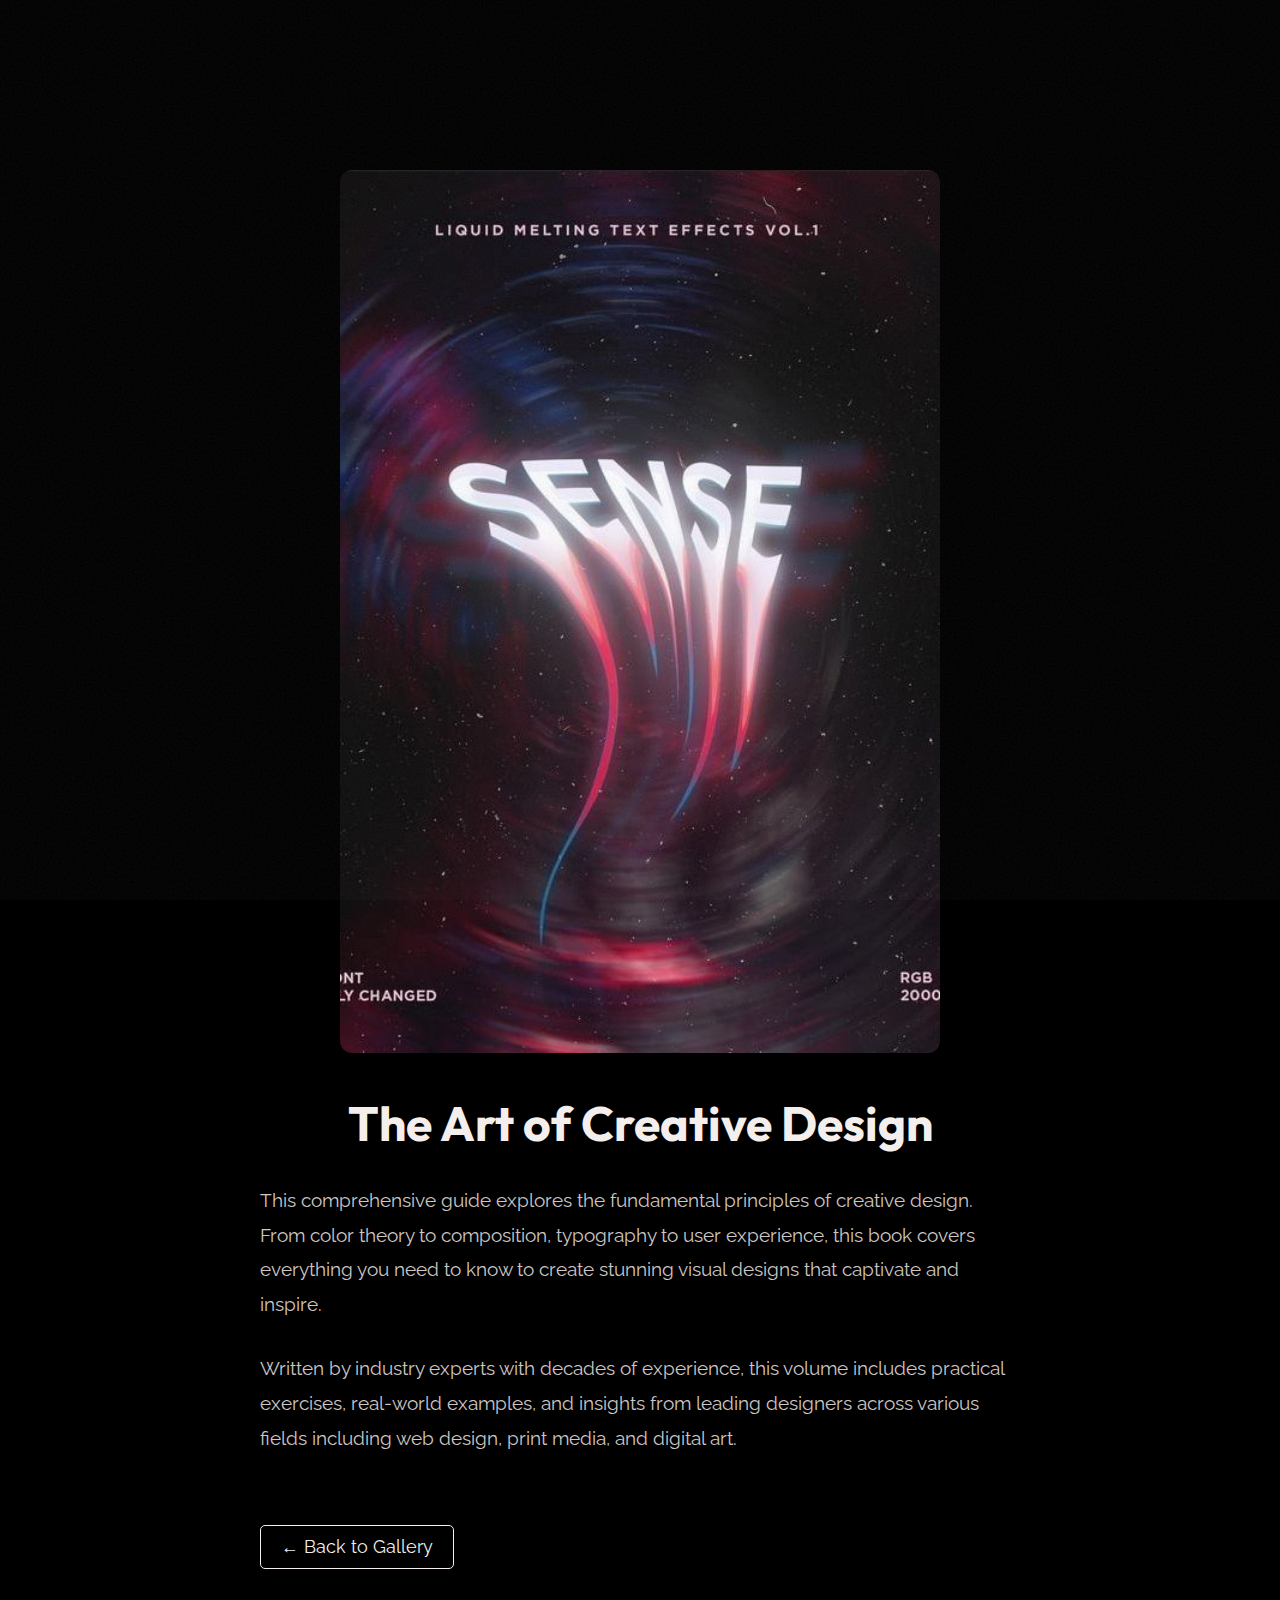
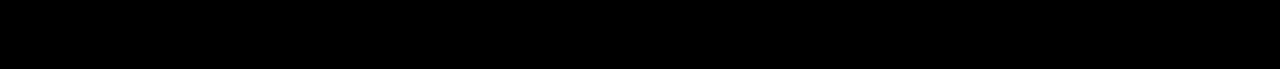
<file: docs/Book_1.html>
<!DOCTYPE html>
<html lang="en">
<head>
    <meta charset="UTF-8">
    <meta name="viewport" content="width=device-width, initial-scale=1.0">
    <title>Book 1 - Creative Scroll</title>
    <link rel="stylesheet" href="style.css">
    <style>
        .book-content {
            padding: 100px 0;
            min-height: 100vh;
        }
        .book-image {
            width: 100%;
            max-width: 600px;
            margin: 0 auto 40px;
            border-radius: 12px;
            overflow: hidden;
        }
        .book-image img {
            width: 100%;
            height: auto;
            display: block;
        }
        .book-text {
            max-width: 800px;
            margin: 0 auto;
            padding: 0 20px;
        }
        .book-title {
            font-size: 3rem;
            margin-bottom: 30px;
            color: var(--color-header);
            text-align: center;
        }
        .book-description {
            font-size: 1.2rem;
            line-height: 1.8;
            margin-bottom: 30px;
            color: var(--color-text);
        }
        .back-link {
            display: inline-block;
            color: var(--color-header);
            text-decoration: none;
            font-size: 1.1rem;
            margin-top: 40px;
            padding: 10px 20px;
            border: 1px solid var(--color-header);
            border-radius: 5px;
            transition: all 0.3s ease;
        }
        .back-link:hover {
            background: var(--color-header);
            color: #000;
        }
    </style>
</head>
<body>
    <div class="container">
        <div class="book-content">
            <div class="book-image">
                <img src="work/1.jpg" alt="Book 1">
            </div>
            <div class="book-text">
                <h1 class="book-title">The Art of Creative Design</h1>
                <p class="book-description">
                    This comprehensive guide explores the fundamental principles of creative design. 
                    From color theory to composition, typography to user experience, this book covers 
                    everything you need to know to create stunning visual designs that captivate and inspire.
                </p>
                <p class="book-description">
                    Written by industry experts with decades of experience, this volume includes 
                    practical exercises, real-world examples, and insights from leading designers 
                    across various fields including web design, print media, and digital art.
                </p>
                <a href="index.html" class="back-link">← Back to Gallery</a>
            </div>
        </div>
    </div>
</body>
</html>
</file>
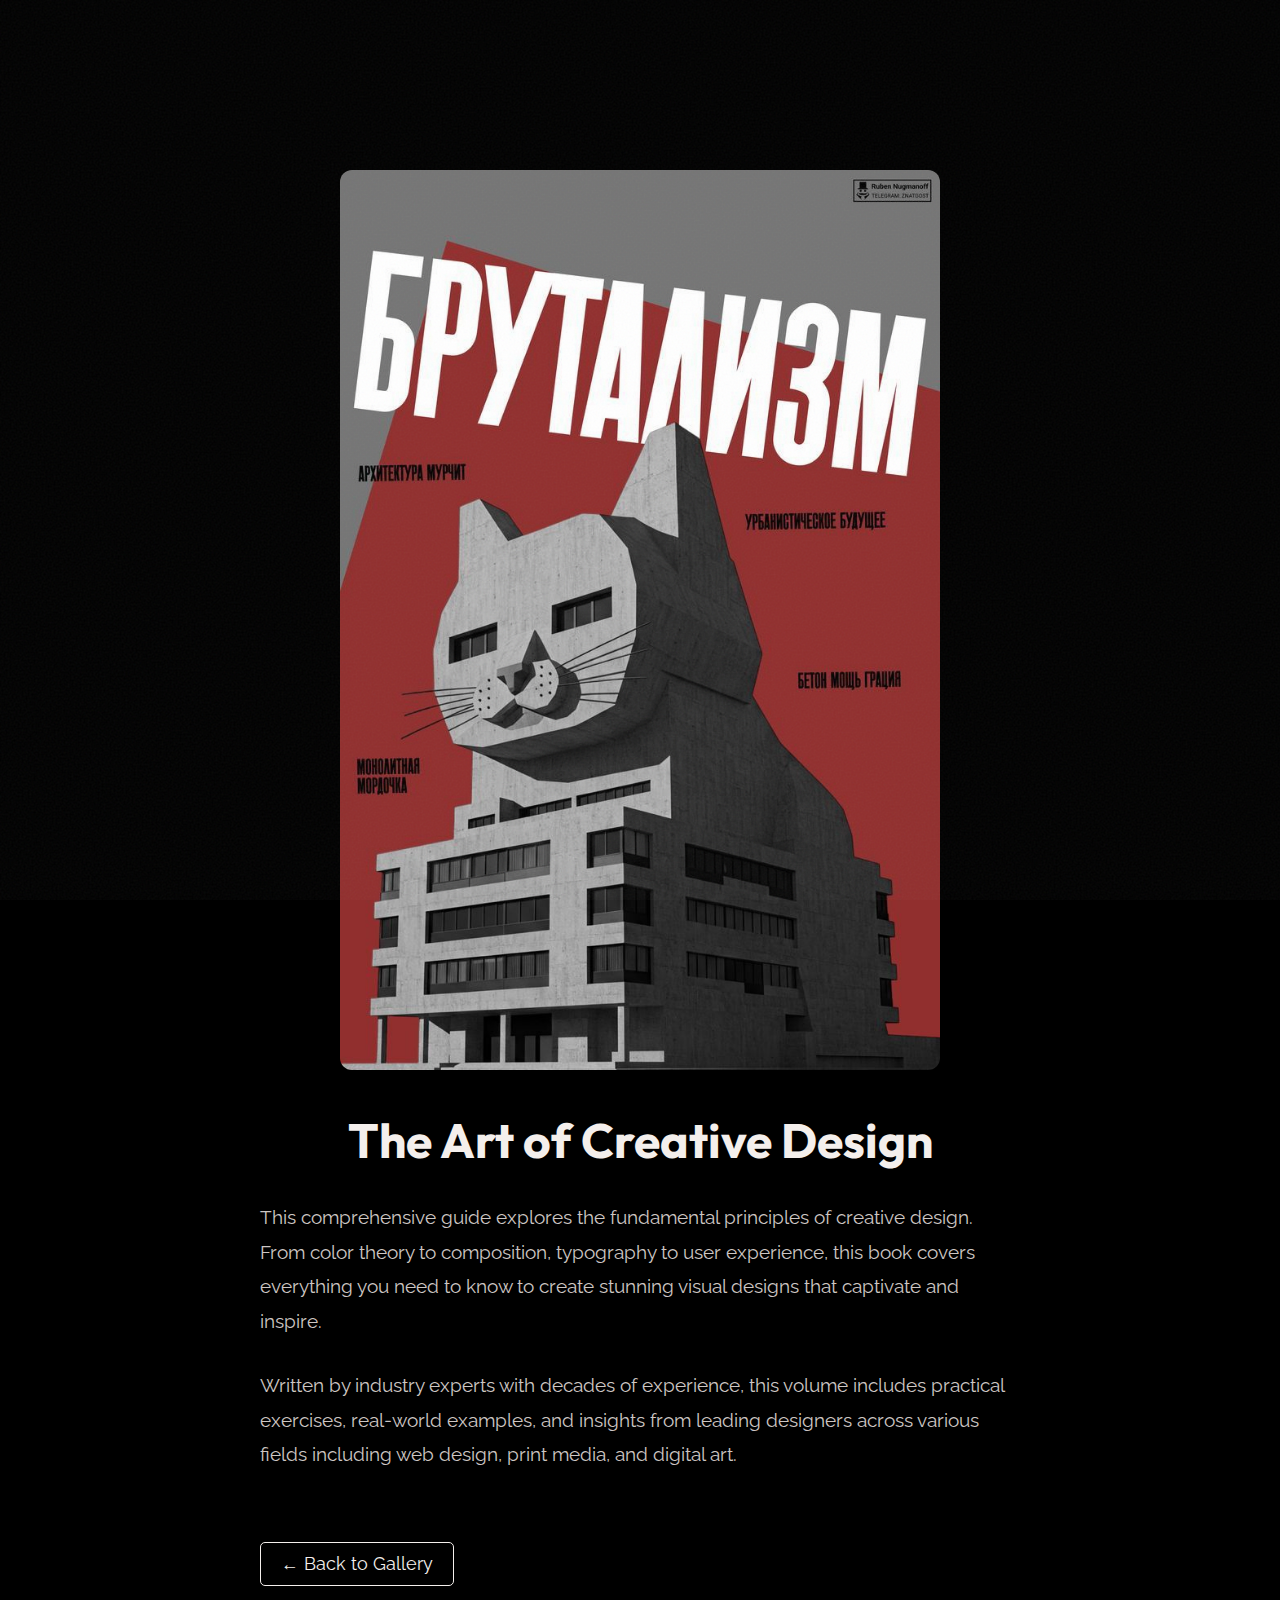
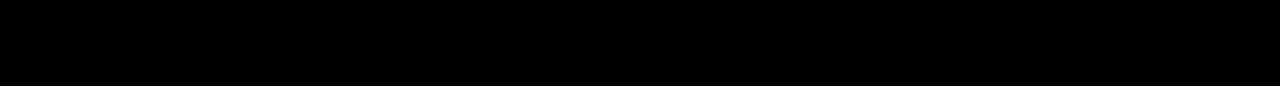
<file: docs/Book_2.html>
<!DOCTYPE html>
<html lang="en">
<head>
    <meta charset="UTF-8">
    <meta name="viewport" content="width=device-width, initial-scale=1.0">
    <title>Book 2 - Creative Scroll</title>
    <link rel="stylesheet" href="style.css">
    <style>
        .book-content {
            padding: 100px 0;
            min-height: 100vh;
        }
        .book-image {
            width: 100%;
            max-width: 600px;
            margin: 0 auto 40px;
            border-radius: 12px;
            overflow: hidden;
        }
        .book-image img {
            width: 100%;
            height: auto;
            display: block;
        }
        .book-text {
            max-width: 800px;
            margin: 0 auto;
            padding: 0 20px;
        }
        .book-title {
            font-size: 3rem;
            margin-bottom: 30px;
            color: var(--color-header);
            text-align: center;
        }
        .book-description {
            font-size: 1.2rem;
            line-height: 1.8;
            margin-bottom: 30px;
            color: var(--color-text);
        }
        .back-link {
            display: inline-block;
            color: var(--color-header);
            text-decoration: none;
            font-size: 1.1rem;
            margin-top: 40px;
            padding: 10px 20px;
            border: 1px solid var(--color-header);
            border-radius: 5px;
            transition: all 0.3s ease;
        }
        .back-link:hover {
            background: var(--color-header);
            color: #000;
        }
    </style>
</head>
<body>
    <div class="container">
        <div class="book-content">
            <div class="book-image">
                <img src="work/2.jpg" alt="Book 2">
            </div>
            <div class="book-text">
                <h1 class="book-title">The Art of Creative Design</h1>
                <p class="book-description">
                    This comprehensive guide explores the fundamental principles of creative design. 
                    From color theory to composition, typography to user experience, this book covers 
                    everything you need to know to create stunning visual designs that captivate and inspire.
                </p>
                <p class="book-description">
                    Written by industry experts with decades of experience, this volume includes 
                    practical exercises, real-world examples, and insights from leading designers 
                    across various fields including web design, print media, and digital art.
                </p>
                <a href="index.html" class="back-link">← Back to Gallery</a>
            </div>
        </div>
    </div>
</body>
</html>
</file>
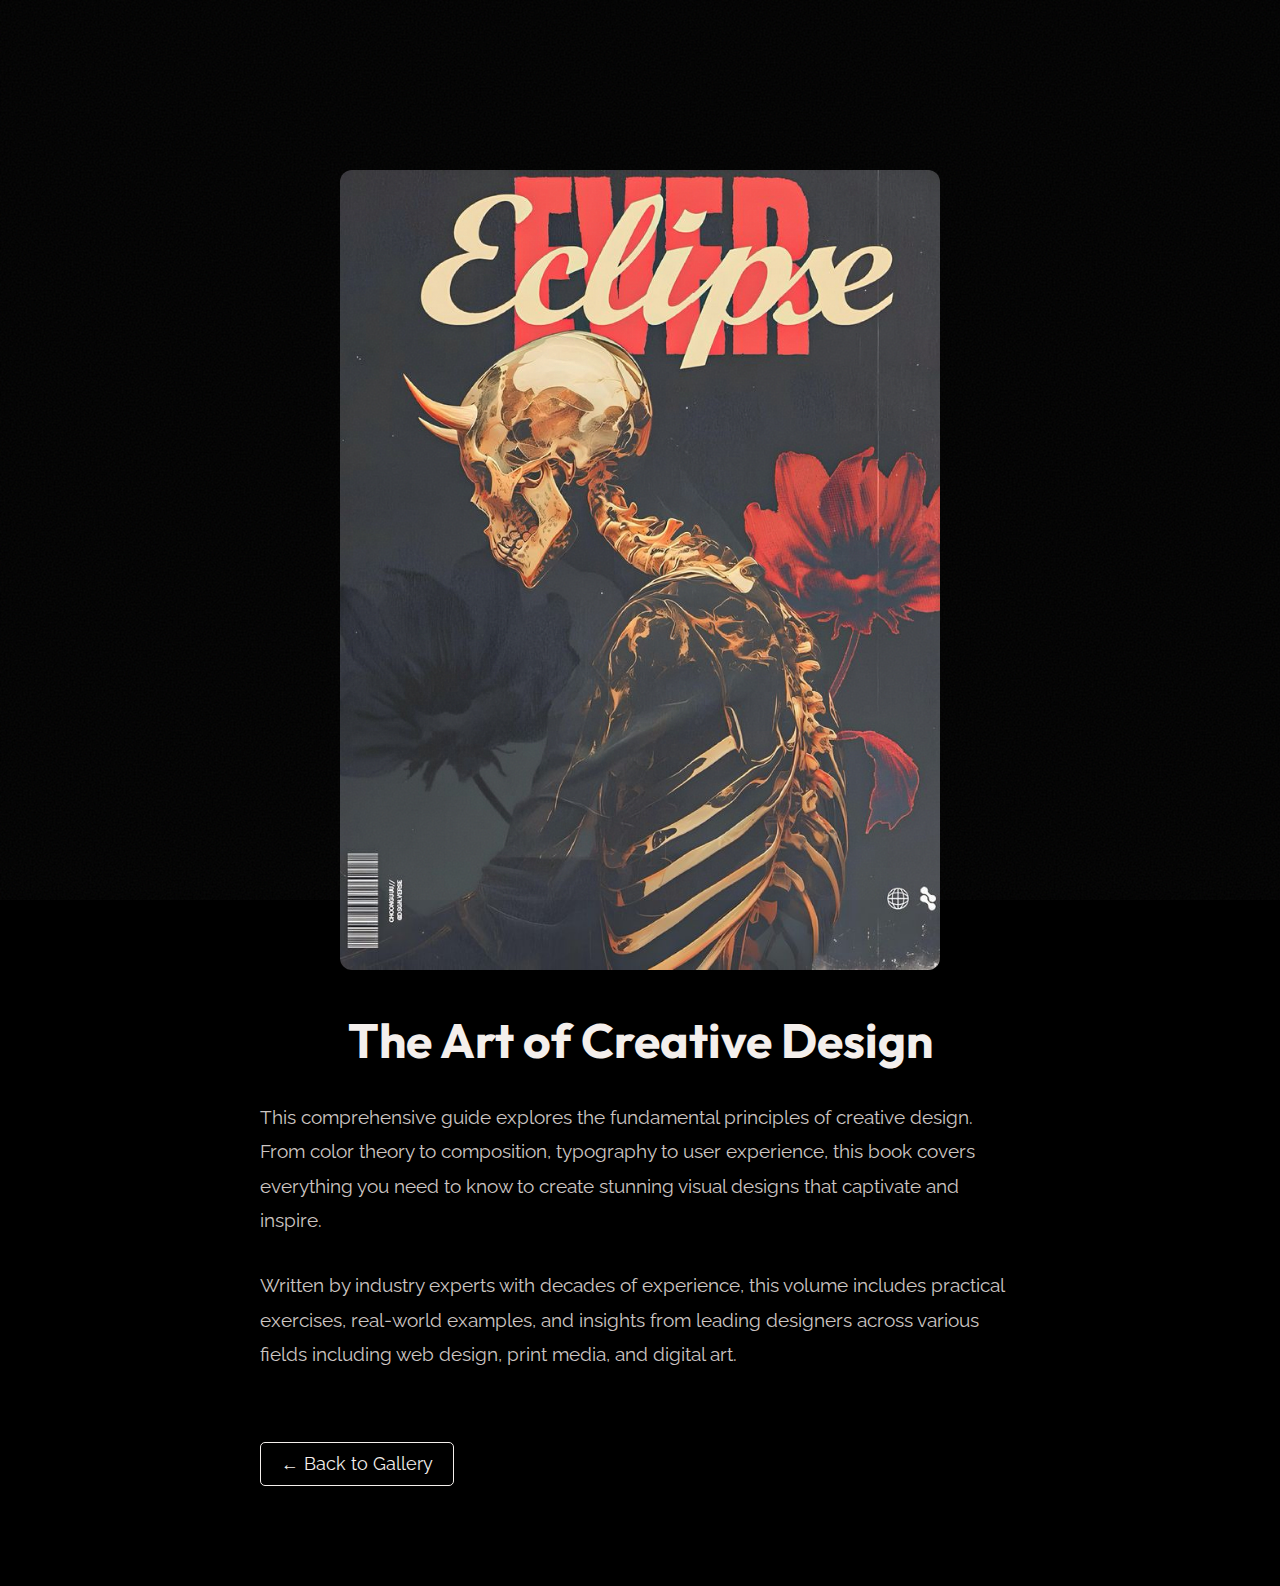
<file: docs/Book_3.html>
<!DOCTYPE html>
<html lang="en">
<head>
    <meta charset="UTF-8">
    <meta name="viewport" content="width=device-width, initial-scale=1.0">
    <title>Book 1 - Creative Scroll</title>
    <link rel="stylesheet" href="style.css">
    <style>
        .book-content {
            padding: 100px 0;
            min-height: 100vh;
        }
        .book-image {
            width: 100%;
            max-width: 600px;
            margin: 0 auto 40px;
            border-radius: 12px;
            overflow: hidden;
        }
        .book-image img {
            width: 100%;
            height: auto;
            display: block;
        }
        .book-text {
            max-width: 800px;
            margin: 0 auto;
            padding: 0 20px;
        }
        .book-title {
            font-size: 3rem;
            margin-bottom: 30px;
            color: var(--color-header);
            text-align: center;
        }
        .book-description {
            font-size: 1.2rem;
            line-height: 1.8;
            margin-bottom: 30px;
            color: var(--color-text);
        }
        .back-link {
            display: inline-block;
            color: var(--color-header);
            text-decoration: none;
            font-size: 1.1rem;
            margin-top: 40px;
            padding: 10px 20px;
            border: 1px solid var(--color-header);
            border-radius: 5px;
            transition: all 0.3s ease;
        }
        .back-link:hover {
            background: var(--color-header);
            color: #000;
        }
    </style>
</head>
<body>
    <div class="container">
        <div class="book-content">
            <div class="book-image">
                <img src="work/3.jpg" alt="Book 1">
            </div>
            <div class="book-text">
                <h1 class="book-title">The Art of Creative Design</h1>
                <p class="book-description">
                    This comprehensive guide explores the fundamental principles of creative design. 
                    From color theory to composition, typography to user experience, this book covers 
                    everything you need to know to create stunning visual designs that captivate and inspire.
                </p>
                <p class="book-description">
                    Written by industry experts with decades of experience, this volume includes 
                    practical exercises, real-world examples, and insights from leading designers 
                    across various fields including web design, print media, and digital art.
                </p>
                <a href="index.html" class="back-link">← Back to Gallery</a>
            </div>
        </div>
    </div>
</body>
</html>
</file>
<file: docs/style.css>
*{
    margin: 0;
    padding: 0;
    box-sizing: border-box;
}

:root{
    --index: calc(1vw + 1vh);
    --color-header:#f4efec;
    --color-text:#cdc6c3;
    --gallary-gap:calc(var(--index)*10) 
}
@font-face {
    font-family: raleway-c;
    src: url(design/Raleway-VariableFont_wght.ttf);
}
@font-face {
    font-family: outfit-c;
    src: url(design/Outfit-VariableFont_wght.ttf);
}
h1,h2,h3,h4,h5,h6{
font-family: outfit-c;
}
/*will-change */
.content,.hero,.main-header,.gallery-left,.gallery-right{
will-change: transform;

}
body{
padding-top: 70px; 
padding-bottom: 100px;
background-color: #000; 
height: 100vh;
position: relative;
color: #fafafa;
font-family: raleway-c;
overflow-x: hidden;
}
body::before {
content: "";
position: absolute; 
top: 0;
left: 0;
width: 100%;
height: 100%;
background: url('data:image/svg+xml,<svg xmlns="http://www.w3.org/2000/svg"><filter id="noise"><feTurbulence type="fractalNoise" baseFrequency="0.5" numOctaves="3" /></filter><rect width="100%" height="100%" filter="url(%23noise)" /></svg>');
opacity: 0.05;
pointer-events: none;
}

.hero{
    width: calc(var(--index)*25);
    position: absolute;
    left: 40vw;
    top: 8vh;
    z-index: -1;
}
.main-header{
height: 100vh;
}
.container{
    padding: 0 5vw;
}

.main-title{
font-size: calc(var(--index)*8);
position: absolute;
width: min-content;
bottom: 12vh;
line-height: 0.9;
}
.gallery{
display: flex; 
padding:calc(var(--index)*3) 0;   
}
.gallery > *{
flex: 1;
display: flex;
align-items: center;
flex-direction: column;
}
.gallery-item{
max-width: calc(var(--index)*19); 
margin-bottom:var(--gallary-gap);
max-height: 90vh;
border-radius: 8px;
}
.gallery-item img {
    width: 100%;
    height: auto;
    display: block;
    border-radius: 8px;
    transition: transform 0.3s ease;
}
.gallery-left {
margin-top: calc(var(--gallary-gap)*1.75);
}
.gallery-right{
    margin-bottom: 0;
    margin-top: var(--gallary-gap);
}
.text-block{
    color: var(--color-text);
    position: relative;
}
.text-block_h{
 font-size: 2rem;   
 line-height: 2.4rem;
 color: var(--color-header);
 margin-bottom:1.5 rem ;
}

.text-block_p{
 line-height: 1.75;   
}
.footer {
  position: relative;
  padding: 80px 0 40px;
  background: linear-gradient(to top, #0a0a0a 0%, transparent 100%);
  z-index: 10;
}
.footer-content {
  display: flex;
  flex-direction: column;
  align-items: center;
  gap: 20px;
}

.footer-links {
  display: flex;
  gap: 25px;
  margin-bottom: 15px;
}

.footer-links a {
  color: var(--color-text);
  text-decoration: none;
  font-size: 0.9rem;
  transition: color 0.3s;
}

.footer-links a:hover {
  color: var(--color-header);
}
</file>
